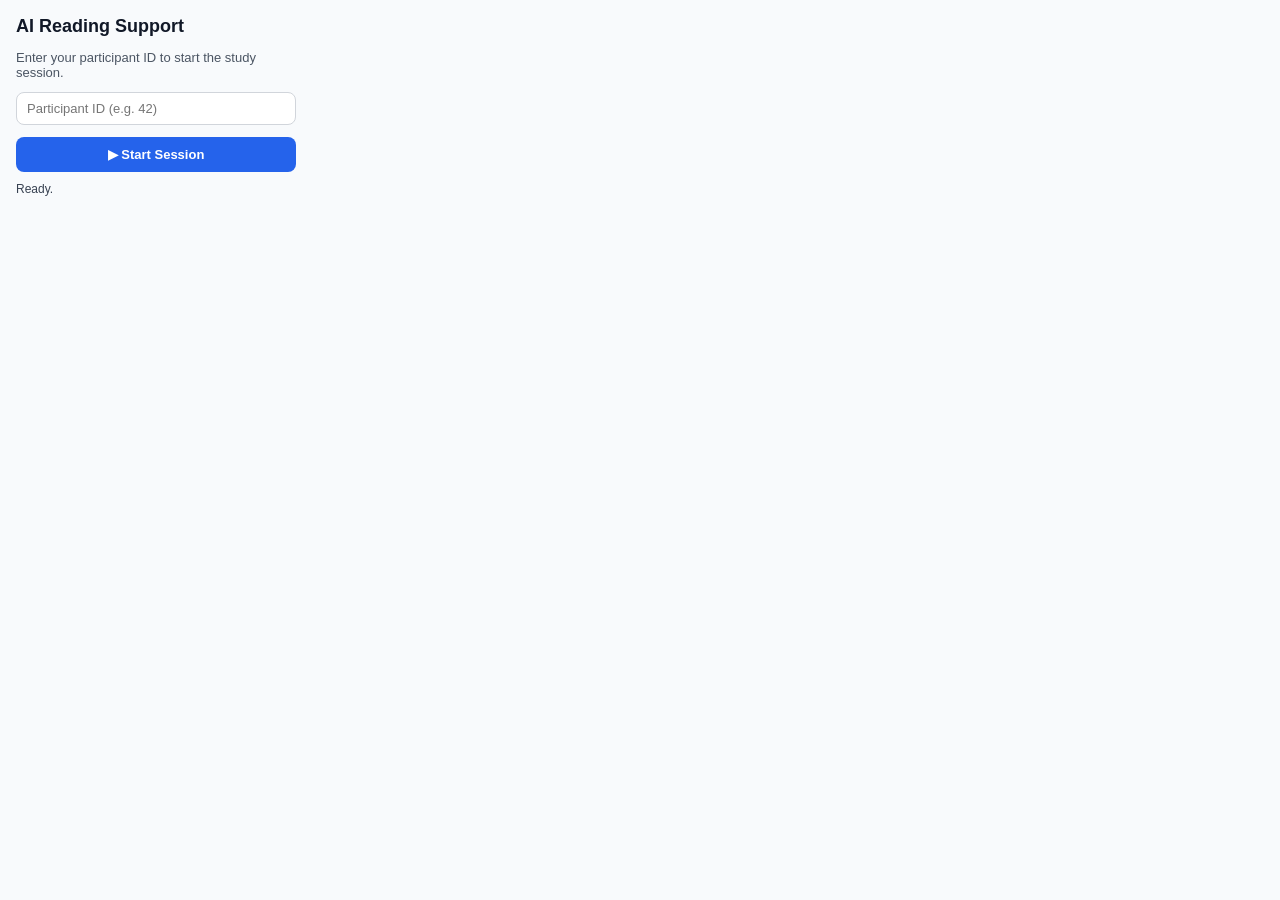
<file: AI_assisted_highlighting_for_learning/extension/popup.html>
<!DOCTYPE html>
<html lang="en">
<head>
  <meta charset="UTF-8">
  <title>AI Reading Support</title>
  <style>
    body {
      font-family: Arial, sans-serif;
      width: 280px;
      padding: 16px;
      margin: 0;
      background: #f8fafc;
      color: #111827;
    }
    h2 { font-size: 18px; margin-top: 0; margin-bottom: 12px; }
    p  { font-size: 13px; color: #4b5563; margin-bottom: 12px; }

    button {
      width: 100%;
      padding: 10px;
      margin-top: 8px;
      border: none;
      border-radius: 8px;
      background: #2563eb;
      color: white;
      font-weight: bold;
      cursor: pointer;
      font-size: 13px;
    }
    button:hover { background: #1d4ed8; }
    button.secondary {
      background: #6b7280;
    }
    button.secondary:hover { background: #4b5563; }
    button.danger {
      background: #dc2626;
    }
    button.danger:hover { background: #b91c1c; }

    input {
      width: 100%;
      padding: 8px 10px;
      border: 1px solid #d1d5db;
      border-radius: 8px;
      font-size: 13px;
      box-sizing: border-box;
      margin-bottom: 4px;
    }

    #status {
      margin-top: 10px;
      font-size: 12px;
      color: #374151;
      min-height: 16px;
    }

    #activeSession {
      background: #eff6ff;
      border: 1px solid #bfdbfe;
      border-radius: 8px;
      padding: 10px 12px;
      margin-bottom: 8px;
      font-size: 13px;
    }
    #activeSession strong { color: #1d4ed8; }
    #activeSession .step-label {
      display: inline-block;
      margin-top: 4px;
      background: #2563eb;
      color: white;
      border-radius: 6px;
      padding: 2px 8px;
      font-size: 12px;
      font-weight: bold;
    }

    .hidden { display: none !important; }

    hr { border: none; border-top: 1px solid #e5e7eb; margin: 10px 0; }
  </style>
</head>
<body>
  <h2>AI Reading Support</h2>

 
  <div id="setupSection">
    <p>Enter your participant ID to start the study session.</p>
    <input id="participantId" type="text" placeholder="Participant ID (e.g. 42)" />
    <button id="startStudy">▶ Start Session</button>
  </div>

  
  <div id="activeSection" class="hidden">
    <div id="activeSession">
      <div id="participantLabel"></div>
      <div id="stepLabel" class="step-label"></div>
    </div>
    <button id="btnResumeMode">▶ Start Current Mode</button>
  </div>

  <div id="status">Ready.</div>

  <script src="popup.js"></script>
</body>
</html>
</file>
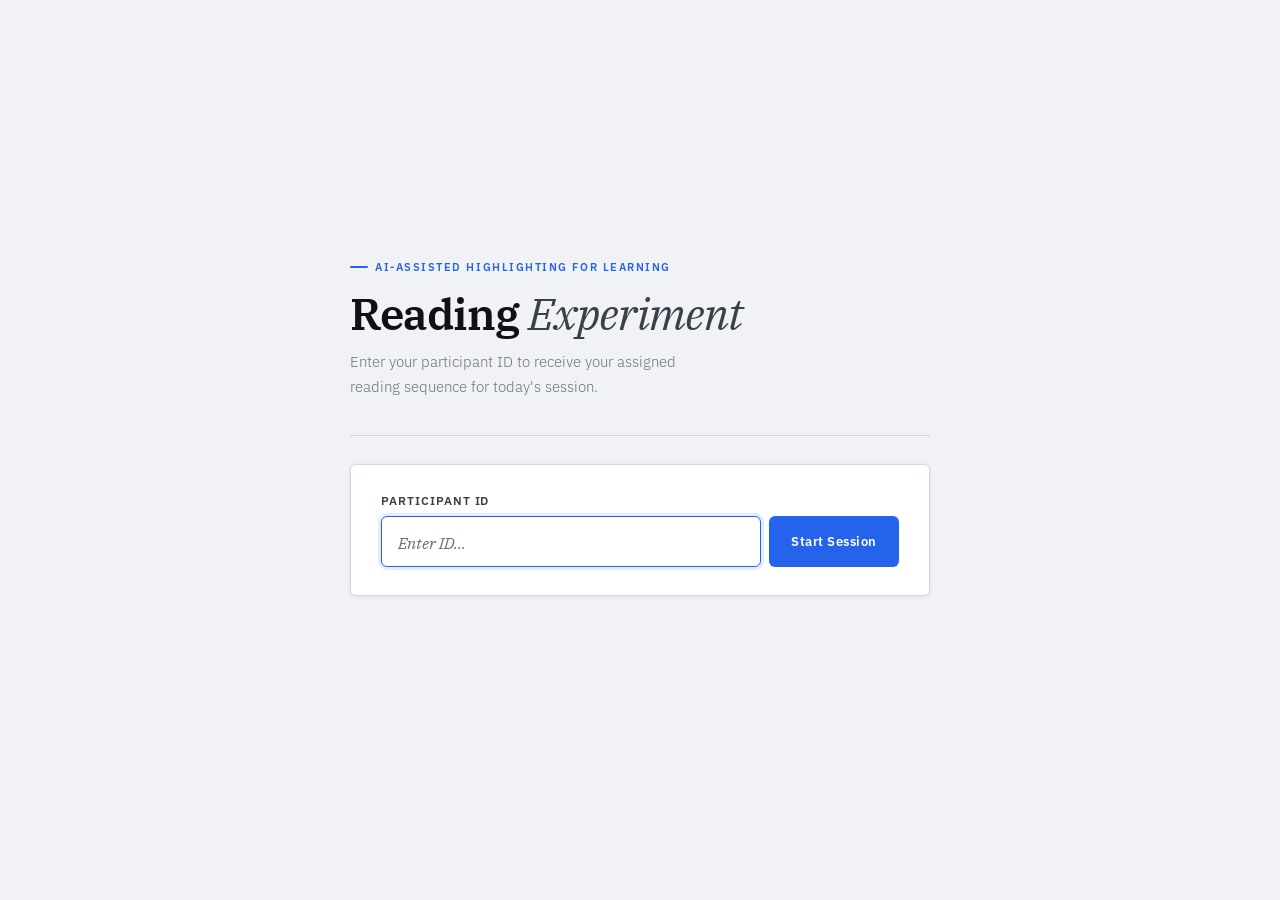
<file: AI_assisted_highlighting_for_learning/templates/experiment.html>
<!DOCTYPE html>
<html lang="en">
<head>
  <meta charset="UTF-8">
  <meta name="viewport" content="width=device-width, initial-scale=1.0">
  <title>Reading Experiment</title>
  <link href="https://fonts.googleapis.com/css2?family=IBM+Plex+Sans:wght@300;400;500;600&family=IBM+Plex+Serif:ital,wght@0,400;0,600;1,400&display=swap" rel="stylesheet">

  <style>
    *, *::before, *::after { box-sizing: border-box; margin: 0; padding: 0; }

    :root {
      --bg:          #f0f2f5;
      --surface:     #ffffff;
      --surface-2:   #f7f8fa;
      --border:      #d4d8de;
      --border-dark: #b0b6bf;
      --ink:         #0f1117;
      --ink-2:       #3a3f4a;
      --ink-3:       #6b7280;
      --blue:        #2563eb;
      --blue-pale:   #dbeafe;
      --green:       #16a34a;
      --green-pale:  #dcfce7;
      --radius:      6px;
      --shadow-sm:   0 1px 4px rgba(0,0,0,0.08);
      --shadow-md:   0 4px 20px rgba(0,0,0,0.10);
    }

    html { font-size: 16px; }

    body {
      background: var(--bg);
      color: var(--ink);
      font-family: 'IBM Plex Sans', sans-serif;
      min-height: 100vh;
      display: flex;
      align-items: center;
      justify-content: center;
      padding: 48px 20px 80px;
    }

    
    .page {
      width: 100%;
      max-width: 580px;
      opacity: 0;
      animation: appear 0.5s ease forwards;
    }

    
    .header {
      margin-bottom: 36px;
    }

    .header .label {
      display: inline-flex;
      align-items: center;
      gap: 7px;
      font-size: 11px;
      font-weight: 600;
      letter-spacing: 0.14em;
      text-transform: uppercase;
      color: var(--blue);
      margin-bottom: 16px;
    }

    .header .label::before {
      content: '';
      display: block;
      width: 18px;
      height: 2px;
      background: var(--blue);
      border-radius: 2px;
    }

    .header h1 {
      font-family: 'IBM Plex Serif', serif;
      font-size: clamp(30px, 6vw, 44px);
      font-weight: 600;
      line-height: 1.1;
      color: var(--ink);
      margin-bottom: 12px;
      letter-spacing: -0.02em;
    }

    .header h1 span {
      font-style: italic;
      font-weight: 400;
      color: var(--ink-2);
    }

    .header p {
      font-size: 15px;
      font-weight: 300;
      color: var(--ink-3);
      line-height: 1.65;
    }

    
    .divider {
      height: 1px;
      background: var(--border);
      margin: 28px 0;
    }

    
    .input-card {
      background: var(--surface);
      border: 1px solid var(--border);
      border-radius: var(--radius);
      padding: 28px 30px;
      margin-bottom: 20px;
      box-shadow: var(--shadow-sm);
    }

    .questionnaire-card {
      background: var(--surface);
      border: 1px solid var(--border);
      border-radius: var(--radius);
      padding: 22px 26px;
      margin-bottom: 20px;
      box-shadow: var(--shadow-sm);
    }

    .questionnaire-card h2 {
      font-family: 'IBM Plex Serif', serif;
      font-size: 20px;
      font-weight: 600;
      margin-bottom: 8px;
      color: var(--ink);
    }

    .questionnaire-card p {
      font-size: 14px;
      color: var(--ink-3);
      line-height: 1.6;
      margin-bottom: 14px;
    }

    .btn-form {
      display: inline-block;
      background: var(--green);
      color: #fff;
      border: none;
      border-radius: var(--radius);
      padding: 10px 18px;
      font-size: 13px;
      font-weight: 600;
      letter-spacing: 0.04em;
      text-decoration: none;
      cursor: pointer;
      transition: background 0.18s, transform 0.15s;
    }

    .btn-form:hover {
      background: #15803d;
      transform: translateY(-1px);
    }

    .form-note {
      margin-top: 10px;
      font-size: 12px;
      color: var(--ink-3);
    }

    .field-label {
      display: block;
      font-size: 12px;
      font-weight: 600;
      letter-spacing: 0.08em;
      text-transform: uppercase;
      color: var(--ink-2);
      margin-bottom: 8px;
    }

    .input-row {
      display: flex;
      gap: 8px;
    }

    .input-row input {
      flex: 1;
      background: var(--surface-2);
      border: 1.5px solid var(--border);
      border-radius: var(--radius);
      color: var(--ink);
      font-family: 'IBM Plex Serif', serif;
      font-size: 20px;
      font-weight: 400;
      padding: 11px 16px;
      outline: none;
      transition: border-color 0.2s, box-shadow 0.2s;
    }

    .input-row input::placeholder {
      color: var(--ink-3);
      font-style: italic;
      font-size: 16px;
    }

    .input-row input:focus {
      border-color: var(--blue);
      box-shadow: 0 0 0 3px rgba(37,99,235,0.12);
      background: #fff;
    }

    .input-row input:disabled { opacity: 0.55; cursor: not-allowed; }

    .btn-start {
      background: var(--blue);
      border: none;
      border-radius: var(--radius);
      color: #fff;
      font-family: 'IBM Plex Sans', sans-serif;
      font-size: 13px;
      font-weight: 600;
      letter-spacing: 0.04em;
      padding: 11px 22px;
      cursor: pointer;
      transition: background 0.18s, transform 0.15s;
      white-space: nowrap;
    }

    .btn-start:hover  { background: #1d4ed8; transform: translateY(-1px); }
    .btn-start:active { transform: translateY(0); }
    .btn-start:disabled { opacity: 0.45; cursor: not-allowed; transform: none; }

    /* ── Session badge ─────────────────────────────────── */
    .session-badge {
      display: none;
      align-items: center;
      gap: 8px;
      margin-top: 16px;
      padding-top: 16px;
      border-top: 1px solid var(--border);
    }

    .status-dot {
      width: 7px; height: 7px;
      border-radius: 50%;
      background: var(--green);
      flex-shrink: 0;
    }

    .session-badge .text {
      font-size: 13px;
      color: var(--ink-3);
    }

    .session-badge .pid {
      font-family: 'IBM Plex Serif', serif;
      font-size: 15px;
      font-weight: 600;
      color: var(--ink);
    }

    .btn-reset {
      margin-left: auto;
      background: none;
      border: 1px solid var(--border);
      border-radius: 4px;
      color: var(--ink-3);
      font-size: 12px;
      font-family: 'IBM Plex Sans', sans-serif;
      padding: 4px 11px;
      cursor: pointer;
      transition: color 0.18s, border-color 0.18s;
    }
    .btn-reset:hover { color: #dc2626; border-color: #dc2626; }

    /* ── Progress ──────────────────────────────────────── */
    .progress-wrap {
      display: none;
      margin-bottom: 20px;
    }

    .progress-meta {
      display: flex;
      justify-content: space-between;
      align-items: baseline;
      margin-bottom: 7px;
    }

    .progress-meta .label {
      font-size: 12px;
      font-weight: 600;
      letter-spacing: 0.06em;
      text-transform: uppercase;
      color: var(--ink-2);
    }

    .progress-meta .count {
      font-size: 12px;
      color: var(--ink-3);
    }

    .progress-track {
      height: 3px;
      background: var(--border);
      border-radius: 99px;
    }

    .progress-fill {
      height: 100%;
      background: linear-gradient(90deg, var(--blue) 0%, var(--green) 100%);
      border-radius: 99px;
      transition: width 0.7s cubic-bezier(0.4,0,0.2,1);
      width: 0%;
    }

    
    #articles { display: flex; flex-direction: column; }

    .article-card {
      display: grid;
      grid-template-columns: 52px 1fr auto;
      align-items: center;
      gap: 18px;
      padding: 20px 24px;
      background: var(--surface);
      border: 1.5px solid var(--border);
      border-radius: var(--radius);
      margin-bottom: 8px;
      box-shadow: var(--shadow-sm);
      transition: box-shadow 0.22s, transform 0.18s, border-color 0.25s;
      opacity: 0;
      animation: slideIn 0.5s ease forwards;
    }

    .article-card:nth-child(1) { animation-delay: 0.05s; }
    .article-card:nth-child(2) { animation-delay: 0.12s; }
    .article-card:nth-child(3) { animation-delay: 0.19s; }

    .article-card.unlocked:hover {
      box-shadow: var(--shadow-md);
      transform: translateY(-2px);
      border-color: var(--border-dark);
    }

    .article-card.locked {
      opacity: 0.45;
      background: var(--surface-2);
      box-shadow: none;
    }

    .article-card.done {
      border-color: #bbf7d0;
      background: linear-gradient(135deg, #fff 60%, #f0fdf4 100%);
    }

    
    .num-circle {
      width: 44px;
      height: 44px;
      border-radius: 50%;
      display: flex;
      align-items: center;
      justify-content: center;
      font-family: 'IBM Plex Serif', serif;
      font-size: 18px;
      font-weight: 600;
      flex-shrink: 0;
      transition: all 0.35s ease;
    }

    .num-circle.pending {
      border: 1.5px solid var(--border-dark);
      color: var(--ink-3);
      background: var(--surface-2);
    }

    .num-circle.active {
      border: 2px solid var(--blue);
      color: var(--blue);
      background: var(--blue-pale);
    }

    .num-circle.done {
      border: 2px solid var(--green);
      color: var(--green);
      background: var(--green-pale);
      font-size: 16px;
    }

    .num-circle.locked-c {
      border: 1.5px dashed var(--border);
      color: var(--ink-3);
      background: transparent;
      font-size: 16px;
    }

    
    .connector {
      width: 1.5px;
      height: 8px;
      margin-left: 47px;
      background: var(--border);
      transition: background 0.4s;
    }
    .connector.done { background: #86efac; }

    
    .card-meta {
      font-size: 11px;
      font-weight: 600;
      letter-spacing: 0.1em;
      text-transform: uppercase;
      color: var(--ink-3);
      margin-bottom: 4px;
    }

    .card-title {
      font-family: 'IBM Plex Serif', serif;
      font-size: 16px;
      font-weight: 400;
      color: var(--ink);
      line-height: 1.4;
      margin-bottom: 5px;
      display: -webkit-box;
      -webkit-line-clamp: 2;
      -webkit-box-orient: vertical;
      overflow: hidden;
    }

    .card-locked .card-title { color: var(--ink-3); }

    .card-status {
      font-size: 12.5px;
      color: var(--ink-3);
      font-weight: 400;
    }
    .card-status.active { color: var(--blue);  font-weight: 500; }
    .card-status.done   { color: var(--green); font-weight: 500; }

    /* ── Action button ─────────────────────────────────── */
    .btn-action {
      font-family: 'IBM Plex Sans', sans-serif;
      font-size: 12px;
      font-weight: 600;
      letter-spacing: 0.05em;
      padding: 9px 16px;
      border-radius: var(--radius);
      border: none;
      cursor: pointer;
      white-space: nowrap;
      text-decoration: none;
      display: inline-block;
      flex-shrink: 0;
      transition: background 0.18s, transform 0.15s;
    }

    .btn-action.open {
      background: var(--blue);
      color: #fff;
    }
    .btn-action.open:hover { background: #1d4ed8; transform: translateY(-1px); }

    .btn-action.completed {
      background: var(--green-pale);
      color: var(--green);
      border: 1px solid #86efac;
      pointer-events: none;
      cursor: default;
    }

    .btn-action.locked-btn {
      background: var(--surface-2);
      color: var(--ink-3);
      border: 1px solid var(--border);
      pointer-events: none;
      cursor: default;
    }

    #finish-banner {
      display: none;
      margin-top: 20px;
      background: var(--surface);
      border: 1.5px solid #bbf7d0;
      border-radius: var(--radius);
      padding: 32px 30px;
      text-align: center;
      box-shadow: var(--shadow-sm);
      animation: appear 0.5s ease forwards;
    }

    #finish-banner .icon {
      font-size: 32px;
      margin-bottom: 12px;
    }

    #finish-banner h3 {
      font-family: 'IBM Plex Serif', serif;
      font-size: 22px;
      font-weight: 600;
      color: var(--green);
      margin-bottom: 8px;
    }

    #finish-banner p {
      font-size: 14px;
      color: var(--ink-3);
      line-height: 1.6;
    }

    
    @keyframes appear {
      from { opacity: 0; transform: translateY(10px); }
      to   { opacity: 1; transform: translateY(0); }
    }

    @keyframes slideIn {
      from { opacity: 0; transform: translateY(8px); }
      to   { opacity: 1; transform: translateY(0); }
    }
  </style>
</head>
<body>

<div class="page">

  <!-- Header -->
  <div class="header">
    <div class="label">AI-Assisted highlighting for learning</div>
    <h1>Reading <span>Experiment</span></h1>
    <p>Enter your participant ID to receive your assigned<br>reading sequence for today's session.</p>
  </div>
  <div class="divider"></div>
  <div class="input-card">
    <label class="field-label" for="participantId">Participant ID</label>
    <div class="input-row">
      <input
        type="text"
        id="participantId"
        placeholder="Enter ID…"
        autocomplete="off"
        autofocus
      />
      <button class="btn-start" id="btn-start" onclick="loadArticles()">
        Start Session
      </button>
    </div>


    <div class="session-badge" id="session-badge">
      <div class="status-dot"></div>
      <span class="text">Session active —</span>
      <span class="pid" id="badge-pid">—</span>
      <button class="btn-reset" onclick="resetSession()">Reset</button>
    </div>
  </div>
    <!-- Demographic Questionnaire -->
  <div class="questionnaire-card" id="demographic-card" style="display: none;">
    <h2>Initial Questionnaire</h2>

    <p>
      Before starting the reading experiment, please complete the short initial questionnaire.
      Use the same Participant ID in the form and in the experiment application.
    </p>

    <a
      id="demographic-link"
      class="btn-form"
      href="https://docs.google.com/forms/d/e/1FAIpQLSfFRZdigbY9pqrwUImKr940PWPsP-1jMExUGTfO5uh7b3korA/viewform?usp=publish-editor"
      target="_blank"
      rel="noopener noreferrer"
    >
      Complete Initial Questionnaire →
    </a>

    <div class="form-note">
      After submitting the questionnaire, return to this page and start the experiment.
    </div>
  </div>
  <div class="progress-wrap" id="progress-wrap">
    <div class="progress-meta">
      <span class="label" id="progress-label">Progress</span>
      <span class="count" id="progress-count">0 of 3 completed</span>
    </div>
    <div class="progress-track">
      <div class="progress-fill" id="progress-fill"></div>
    </div>
  </div>


  <div id="articles"></div>

 
  <!-- Finish -->
<div id="finish-banner">
  <div class="icon">✓</div>
  <h3>Session Complete</h3>
  <p>
    You have read all three articles and completed all comprehension and feedback quizzes.<br>
    Thank you for participating in this experiment.
  </p>

  <div style="margin-top:18px;">
    <a
      class="btn-form"
      href="https://docs.google.com/forms/d/e/1FAIpQLSdhq4PnA1v34UUs9pePHu2LOxBqyG1LAiB9tv0gmTbj5muiPA/viewform?usp=publish-editor"
      target="_blank"
      rel="noopener noreferrer"
    >
      Complete Final Feedback Questionnaire →
    </a>
  </div>

  <div class="form-note">
    Please use the same Participant ID that you used in the experiment.
  </div>
</div>

</div>

<script>
let SESSION = null;

const MODE_ORDERS = [
  ["static",      "interactive", "chatbot"],
  ["static",      "chatbot",     "interactive"],
  ["interactive", "static",      "chatbot"],
  ["interactive", "chatbot",     "static"],
  ["chatbot",     "static",      "interactive"],
  ["chatbot",     "interactive", "static"],
];

function getParticipantOrder(participantId) {
  const digits = String(participantId).replace(/\D/g, "");
  const numericId = parseInt(digits || "1", 10);

  const safeNumericId =
    Number.isFinite(numericId) && numericId > 0
      ? numericId
      : 1;

  const orderIndex = (safeNumericId - 1) % MODE_ORDERS.length;

  return MODE_ORDERS[orderIndex];
}

function getReadableMode(mode) {
  if (mode === "static") return "Manual Highlighting";
  if (mode === "interactive") return "AI Highlighting and Main Ideas Support";
  if (mode === "chatbot") return "AI Chatbot Support";
  return mode;
}

function getModeForTask(taskIndexZeroBased) {
  const order = getParticipantOrder(SESSION.participantId);
  return order[taskIndexZeroBased];
}

window.addEventListener("message", (event) => {
    if (event.source !== window) return;

    const data = event.data || {};

    if (data.type !== "AI_READING_EXTENSION_PROGRESS") {
      return;
    }

    if (!SESSION) {
      return;
    }

    if (
      String(data.participantId || "") !==
      String(SESSION.participantId || "")
    ) {
      return;
    }

    const beforeState = JSON.stringify({
      opened: SESSION.opened,
      quizDone: SESSION.quizDone,
      susDone: SESSION.susDone
    });

    const completedCount = Number(data.completedCount || 0);

    if (
      !Number.isFinite(completedCount) ||
      completedCount < 0 ||
      completedCount > 3
    ) {
      return;
    }

    for (let i = 0; i < SESSION.opened.length; i++) {
      if (i < completedCount) {
        SESSION.opened[i] = true;
        SESSION.quizDone[i] = true;
        SESSION.susDone[i] = true;
      }
    }

    const pendingTaskNumber = Number(
      data.quizCompletedTaskIndex ||
      (
        data.susNasaPending
          ? data.articleIndex
          : 0
      )
    );

    if (
      Number.isFinite(pendingTaskNumber) &&
      pendingTaskNumber >= 1 &&
      pendingTaskNumber <= SESSION.quizDone.length
    ) {
      const quizIndex = pendingTaskNumber - 1;

      SESSION.quizDone[quizIndex] = true;

      if (SESSION.susDone[quizIndex] !== true) {
        SESSION.opened[quizIndex] = false;
      }
    }

    const afterState = JSON.stringify({
      opened: SESSION.opened,
      quizDone: SESSION.quizDone,
      susDone: SESSION.susDone
    });

    if (beforeState === afterState) {
      return;
    }

    saveSession();
    renderSession();

    console.log("[MAIN PAGE] Extension progress received:", data, SESSION);
});

function requestExtensionProgress() {
    if (!SESSION) return;

    const message = {
      type: "AI_READING_REQUEST_EXTENSION_PROGRESS",
      participantId: SESSION.participantId
    };

    window.postMessage(message, "*");

    setTimeout(() => {
      if (SESSION) window.postMessage(message, "*");
    }, 300);

    setTimeout(() => {
      if (SESSION) window.postMessage(message, "*");
    }, 800);

    setTimeout(() => {
      if (SESSION) window.postMessage(message, "*");
    }, 1500);
}

window.addEventListener("DOMContentLoaded", () => {
  let saved = null;

  try {
    saved = localStorage.getItem("experiment_session");
  } catch (e) {
    localStorage.removeItem("experiment_session");
  }

  if (saved) {
    try {
      SESSION = JSON.parse(saved);
      if (!Array.isArray(SESSION.quizDone)) {
          SESSION.quizDone = [false, false, false];
        }

        if (!Array.isArray(SESSION.susDone)) {
          SESSION.susDone = [false, false, false];
        }
      if (
        !SESSION ||
        !SESSION.participantId ||
        !Array.isArray(SESSION.articles) ||
        !Array.isArray(SESSION.opened)
      ) {
        throw new Error("Invalid saved session");
      }

      renderSession();

      setTimeout(() => {
        requestExtensionProgress();
      }, 300);

    } catch (e) {
      localStorage.removeItem("experiment_session");
      SESSION = null;
    }
  }

  document.getElementById("participantId")
    .addEventListener("keydown", (e) => {
      if (e.key === "Enter") loadArticles();
    });
});

window.addEventListener("focus", () => {
  requestExtensionProgress();
});

document.addEventListener("visibilitychange", () => {
  if (!document.hidden) {
    requestExtensionProgress();
  }
});

function isValidParticipantId(participantId) {
  return /^[A-Za-z0-9_-]{1,20}$/.test(participantId);
}

async function loadArticles() {
  const input = document.getElementById("participantId");
  const pid   = input.value.trim();

  if (!pid) {
    alert("Please enter a participant ID.");
    input.focus();
    return;
  }

  if (!isValidParticipantId(pid)) {
    alert("Invalid participant ID. Use only letters, numbers, _ or - . Maximum 20 characters.");
    input.focus();
    input.select();
    return;
  }

  window.postMessage({
    type: "AI_READING_RESET_EXTENSION_SESSION"
  }, "*");

  localStorage.removeItem("experiment_session");

  await new Promise(resolve => setTimeout(resolve, 150));

  const btn        = document.getElementById("btn-start");
  btn.disabled     = true;
  btn.textContent  = "Loading…";

  try {
    const res  = await fetch(`/api/participant/${encodeURIComponent(pid)}`);
    if (!res.ok) throw new Error();
    const data = await res.json();

    SESSION = {
      participantId: pid,
      articles: data.articles,

      // true doar după SUS/NASA
      opened: [false, false, false],

      // true după quiz
      quizDone: [false, false, false],

      // true după SUS/NASA
      susDone: [false, false, false],

      demographicOpened: false
    };
    saveSession();
    renderSession();
  } catch {
    alert("Could not load articles. Please verify your ID and try again.");
    btn.disabled    = false;
    btn.textContent = "Start Session";
  }
}

function saveSession()  { localStorage.setItem("experiment_session", JSON.stringify(SESSION)); }

function resetSession() {
  if (!confirm("Reset session? Your progress will be cleared.")) return;

  window.postMessage({
    type: "AI_READING_RESET_EXTENSION_SESSION"
  }, "*");

  localStorage.removeItem("experiment_session");
  SESSION = null;

  setTimeout(() => {
    location.reload();
  }, 200);
}

function renderSession() {
  if (!SESSION) return;

  const demographicCard = document.getElementById("demographic-card");

  if (demographicCard) {
    demographicCard.style.display = SESSION.demographicOpened ? "none" : "block";
  }
  
  const input    = document.getElementById("participantId");
  input.value    = SESSION.participantId;
  input.disabled = true;

  document.getElementById("btn-start").style.display      = "none";
  document.getElementById("badge-pid").textContent         = SESSION.participantId;
  document.getElementById("session-badge").style.display  = "flex";
  document.getElementById("progress-wrap").style.display  = "block";

  updateProgress();
  renderCards();
}

function updateProgress() {
  const done = SESSION.opened.filter(Boolean).length;
  document.getElementById("progress-count").textContent =
    `${done} of 3 completed`;
  document.getElementById("progress-label").textContent =
    done === 3 ? "All done" : `Article ${done + 1} of 3`;
  document.getElementById("progress-fill").style.width =
    `${(done / 3) * 100}%`;
  if (done === 3)
    document.getElementById("finish-banner").style.display = "block";
}

function renderCards() {
  const container = document.getElementById("articles");
  container.innerHTML = "";

  SESSION.articles.forEach((article, i) => {
    const demographicReady = SESSION.demographicOpened === true;
   const prevDone = i === 0 || SESSION.opened[i - 1];

const quizDone = SESSION.quizDone?.[i] === true;
const susDone  = SESSION.susDone?.[i] === true;

const isDone = SESSION.opened[i] === true && susDone;

const needsSus = quizDone && !susDone;

const canOpen =
  prevDone &&
  !quizDone &&
  (i !== 0 || demographicReady);

const isActive = !isDone && canOpen;
const isLocked = !isDone && !canOpen && !needsSus;

    if (i > 0) {
      const line = document.createElement("div");
      line.className = "connector" + (SESSION.opened[i - 1] ? " done" : "");
      container.appendChild(line);
    }

    const card = document.createElement("div");
    card.className = "article-card " + (isDone ? "done" : isActive ? "unlocked" : "locked");

    const circle = document.createElement("div");
    circle.className = "num-circle " +
      (isDone ? "done" : isActive ? "active" : "locked-c");
    circle.textContent = isDone ? "✓" : isLocked ? "🔒" : String(i + 1);

    const textBlock = document.createElement("div");
    if (isLocked) textBlock.className = "card-locked";

    const meta = document.createElement("div");
    meta.className   = "card-meta";
    meta.textContent = `Article ${i + 1}`;

    const title = document.createElement("div");
    title.className   = "card-title";
    title.textContent = article.title || `Article ${i + 1}`;

    const status = document.createElement("div");
    status.className = "card-status" +
      (isDone ? " done" : isActive ? " active" : "");
    
    if (isDone) {
      status.textContent = "Completed";
    } else if (needsSus) {
      status.textContent = "Quiz completed — complete the short feedback form";
    } else if (i === 0 && !demographicReady) {
      status.textContent = "Locked — complete the demographic questionnaire first";
    } else if (isActive) {
      status.textContent = "Ready — click Open to start reading";
    } else {
      status.textContent = "Locked — complete the previous article first";
    }
    textBlock.appendChild(meta);
    textBlock.appendChild(title);
    textBlock.appendChild(status);

    const btn = document.createElement(needsSus ? "button" : "a");

btn.className = "btn-action " +
  (isDone ? "completed" : isLocked ? "locked-btn" : "open");

if (isDone) {
  btn.textContent = "Done ✓";
} else if (needsSus) {
  btn.textContent = "Complete Feedback →";
} else if (isLocked) {
  btn.textContent = "Locked";
} else {
  btn.textContent = "Open →";
}

if (needsSus) {
  btn.type = "button";
  btn.addEventListener("click", () => {
    openSusNasaModal(i);
  });
}

if (isActive && article.url) {
  const articleUrl = new URL(article.url);

  articleUrl.searchParams.set("participantId", SESSION.participantId);
  articleUrl.searchParams.set("articleId", String(article.id || i + 1));
  articleUrl.searchParams.set("articleIndex", String(i + 1));

  btn.href   = articleUrl.toString();
  btn.target = "_blank";
  btn.rel    = "noopener noreferrer";

  btn.addEventListener("click", () => {
    setTimeout(() => {
      requestExtensionProgress();
    }, 500);
  });
}

    card.appendChild(circle);
    card.appendChild(textBlock);
    card.appendChild(btn);
    container.appendChild(card);
  });
}

const demographicLink = document.getElementById("demographic-link");

if (demographicLink) {
  demographicLink.addEventListener("click", () => {
    if (!SESSION) return;

    SESSION.demographicOpened = true;
    saveSession();
    renderSession();
  });
}

function getModeIcon(mode) {
  if (mode === "static") return "✏️";
  if (mode === "interactive") return "✨";
  if (mode === "chatbot") return "🤖";
  return "💬";
}

function getFriendlyModeLabel(mode) {
  if (mode === "static") return "Manual Highlighting";
  if (mode === "interactive") return "Main Ideas Support";
  if (mode === "chatbot") return "AI Chat Support";
  return "Reading Support";
}

  function openSusNasaModal(taskIndex) {
    document.getElementById("sus-nasa-modal")?.remove();

    const article = SESSION.articles[taskIndex];
    const mode = getModeForTask(taskIndex);

    const modeLabel = getReadableMode(mode);
    const friendlyModeLabel = getFriendlyModeLabel(mode);
    const modeIcon = getModeIcon(mode);

    const susQuestions = [
      {
        name: "sus_frequent_use",
        text: "1. I think that I would like to use this reading support mode frequently."
      },
      {
        name: "sus_unnecessarily_complex",
        text: "2. I found this reading support mode unnecessarily complex."
      },
      {
        name: "sus_easy_to_use",
        text: "3. I thought this reading support mode was easy to use."
      },
      {
        name: "sus_need_technical_support",
        text: "4. I think that I would need the support of a technical person to be able to use this reading support mode."
      },
      {
        name: "sus_well_integrated",
        text: "5. I found the various functions of this reading support mode well integrated."
      },
      {
        name: "sus_inconsistent",
        text: "6. I thought there was too much inconsistency in this reading support mode."
      },
      {
        name: "sus_quick_to_learn",
        text: "7. I imagine that most people would learn to use this reading support mode very quickly."
      },
      {
        name: "sus_cumbersome",
        text: "8. I found this reading support mode very cumbersome to use."
      },
      {
        name: "sus_confident",
        text: "9. I felt very confident using this reading support mode."
      },
      {
        name: "sus_need_to_learn",
        text: "10. I needed to learn a lot of things before I could get going with this reading support mode."
      }
    ];

    const nasaRatingQuestions = [
      {
        name: "nasa_mental_demand",
        title: "Mental Demand",
        text: "How mentally demanding was the task?"
      },
      {
        name: "nasa_physical_demand",
        title: "Physical Demand",
        text: "How physically demanding was the task?"
      },
      {
        name: "nasa_temporal_demand",
        title: "Temporal Demand",
        text: "How hurried or rushed was the pace of the task?"
      },
      {
        name: "nasa_performance",
        title: "Performance",
        text: "How successful were you in accomplishing what you were asked to do?"
      },
      {
        name: "nasa_effort",
        title: "Effort",
        text: "How hard did you have to work to accomplish your level of performance?"
      },
      {
        name: "nasa_frustration",
        title: "Frustration",
        text: "How insecure, discouraged, irritated, stressed, and annoyed were you?"
      }
    ];

    const nasaPairQuestions = [
      ["Mental Demand", "Physical Demand"],
      ["Temporal Demand", "Performance"],
      ["Effort", "Frustration"],
      ["Mental Demand", "Temporal Demand"],
      ["Effort", "Physical Demand"],
      ["Performance", "Frustration"],
      ["Effort", "Mental Demand"],
      ["Temporal Demand", "Frustration"],
      ["Physical Demand", "Performance"],
      ["Mental Demand", "Performance"],
      ["Temporal Demand", "Effort"],
      ["Frustration", "Physical Demand"],
      ["Frustration", "Mental Demand"],
      ["Physical Demand", "Temporal Demand"],
      ["Performance", "Effort"]
    ].map((pair, index) => ({
      name: `nasa_pair_${index + 1}`,
      left: pair[0],
      right: pair[1]
    }));

    const overlay = document.createElement("div");
    overlay.id = "sus-nasa-modal";
    overlay.style.cssText = `
    position: fixed;
    inset: 0;
    background: rgba(15, 23, 42, 0.72);
    z-index: 999999;
    display: flex;
    align-items: center;
    justify-content: center;
    font-family: 'IBM Plex Sans', Arial, sans-serif;
    padding: 24px;
  `;

    overlay.innerHTML = `
    <div style="
      background: #ffffff;
      width: min(920px, 96vw);
      max-height: 92vh;
      overflow-y: auto;
      border-radius: 22px;
      box-shadow: 0 24px 80px rgba(0,0,0,0.38);
      border: 1px solid #e5e7eb;
    ">

      <div style="
        position: sticky;
        top: 0;
        background: linear-gradient(135deg, #eff6ff 0%, #ffffff 65%);
        border-bottom: 1px solid #e5e7eb;
        padding: 28px 34px 22px;
        z-index: 2;
        border-radius: 22px 22px 0 0;
      ">
        <div style="
          display: inline-flex;
          align-items: center;
          gap: 8px;
          background: #dbeafe;
          color: #1d4ed8;
          border-radius: 999px;
          padding: 7px 13px;
          font-size: 13px;
          font-weight: 700;
          margin-bottom: 14px;
        ">
          <span>${modeIcon}</span>
          <span>${friendlyModeLabel}</span>
        </div>

        <h2 style="
          margin: 0 0 8px;
          font-family: 'IBM Plex Serif', serif;
          font-size: 30px;
          line-height: 1.15;
          color: #0f172a;
        ">
          Quick Feedback
        </h2>

        <p style="
          color: #64748b;
          line-height: 1.6;
          font-size: 15px;
          margin: 0;
          max-width: 760px;
        ">
          Please answer these questions about the reading support mode you have just used.
          Your feedback helps us understand usability and perceived workload.
        </p>
      </div>

      <form id="sus-nasa-form" novalidate style="padding: 26px 34px 32px;">

        <div style="
          background: #f8fafc;
          border: 1px solid #e5e7eb;
          border-radius: 16px;
          padding: 16px 18px;
          margin-bottom: 22px;
          color: #475569;
          font-size: 14px;
          line-height: 1.55;
        ">
          <strong>SUS scale:</strong> choose a number from 1 to 5 for each statement.
        </div>

        <h3 style="
          margin: 0 0 14px;
          color: #111827;
          font-size: 18px;
        ">
          System Usability Scale
        </h3>

        ${susQuestions.map(q =>
      renderLikertQuestion(
        q.name,
        q.text,
        "Strongly disagree",
        "Strongly agree"
      )
    ).join("")}

        <div style="
          background: #f8fafc;
          border: 1px solid #e5e7eb;
          border-radius: 16px;
          padding: 16px 18px;
          margin: 30px 0 22px;
          color: #475569;
          font-size: 14px;
          line-height: 1.55;
        ">
          <strong>Task workload scale:</strong> choose a number from 1 to 20 for each workload dimension.
        </div>

        <h3 style="
          margin: 0 0 14px;
          color: #111827;
          font-size: 18px;
        ">
          Task Workload Ratings
        </h3>

        ${nasaRatingQuestions.map(q =>
      renderNasaRatingQuestion(q.name, q.title, q.text)
    ).join("")}

        <div style="
          background: #f8fafc;
          border: 1px solid #e5e7eb;
          border-radius: 16px;
          padding: 16px 18px;
          margin: 30px 0 22px;
          color: #475569;
          font-size: 14px;
          line-height: 1.55;
        ">
          <strong>Workload factor comparison:</strong>
          for each pair, select the factor that contributed more to your workload during this task.
        </div>

        <h3 style="
          margin: 0 0 14px;
          color: #111827;
          font-size: 18px;
        ">
          Workload Factor Comparison
        </h3>

        ${nasaPairQuestions.map((q, index) =>
      renderNasaPairQuestion(q.name, index + 1, q.left, q.right)
    ).join("")}

        <div style="
          display: flex;
          justify-content: flex-end;
          gap: 12px;
          margin-top: 28px;
        ">
          <button
            type="submit"
            style="
              padding: 13px 26px;
              background: #2563eb;
              color: white;
              border: none;
              border-radius: 12px;
              font-weight: 800;
              font-size: 15px;
              cursor: pointer;
              box-shadow: 0 8px 18px rgba(37,99,235,0.24);
            "
          >
            Submit Feedback →
          </button>
        </div>
      </form>
    </div>
  `;

    document.body.appendChild(overlay);

    document.getElementById("sus-nasa-form").addEventListener("submit", async (e) => {
      e.preventDefault();

      const form = e.currentTarget;
      const formData = new FormData(form);

      const requiredNames = [
        ...susQuestions.map(q => q.name),
        ...nasaRatingQuestions.map(q => q.name),
        ...nasaPairQuestions.map(q => q.name)
      ];

      const responses = {};

      for (const name of requiredNames) {
        const value = formData.get(name);

        if (!value) {
          alert("Please answer all feedback questions before continuing.");
          return;
        }

        if (name.startsWith("nasa_pair_")) {
          responses[name] = String(value);
        } else {
          responses[name] = Number(value);
        }
      }

      const payload = {
        participantId: SESSION.participantId,
        taskNumber: taskIndex + 1,
        articleId: String(article.id || taskIndex + 1),
        articleIndex: taskIndex + 1,
        mode,
        modeLabel,
        responses,
        comment: "",
        submittedAt: new Date().toISOString()
      };

      try {
        const res = await fetch("/api/save_sus_nasa", {
          method: "POST",
          headers: {
            "Content-Type": "application/json"
          },
          body: JSON.stringify(payload)
        });

        if (!res.ok) {
          throw new Error("Could not save feedback responses.");
        }

        SESSION.susDone[taskIndex] = true;
        SESSION.opened[taskIndex] = true;

        saveSession();

        window.postMessage({
          type: "AI_READING_SUS_NASA_SUBMITTED",
          participantId: SESSION.participantId,
          taskIndex: taskIndex + 1
        }, "*");

        overlay.remove();
        renderSession();

        setTimeout(() => {
          requestExtensionProgress();
        }, 300);

      } catch (err) {
        console.error(err);
        alert("Could not save feedback responses. Please try again.");
      }
    });
  }

function renderLikertQuestion(name, label, leftLabel, rightLabel) {
  return `
    <div style="
      background: #ffffff;
      border: 1px solid #e5e7eb;
      border-radius: 16px;
      padding: 18px 20px;
      margin-bottom: 14px;
      box-shadow: 0 1px 4px rgba(15,23,42,0.04);
    ">
      <div style="
        font-weight: 700;
        font-size: 15.5px;
        line-height: 1.45;
        color: #111827;
        margin-bottom: 16px;
      ">
        ${label}
      </div>

      <div style="
        display: grid;
        grid-template-columns: 120px repeat(5, 1fr) 120px;
        align-items: center;
        gap: 10px;
      ">
        <span style="
          font-size: 12px;
          color: #64748b;
          line-height: 1.3;
        ">
          ${leftLabel}
        </span>

        ${[1,2,3,4,5].map(value => `
          <label style="
            display: flex;
            flex-direction: column;
            align-items: center;
            gap: 7px;
            font-size: 13px;
            font-weight: 700;
            color: #334155;
            cursor: pointer;
            padding: 8px 4px;
            border-radius: 10px;
          ">
            <input
              type="radio"
              name="${name}"
              value="${value}"
              style="
                width: 18px;
                height: 18px;
                cursor: pointer;
              "
            >
            <span>${value}</span>
          </label>
        `).join("")}

        <span style="
          font-size: 12px;
          color: #64748b;
          line-height: 1.3;
          text-align: right;
        ">
          ${rightLabel}
        </span>
      </div>
    </div>
  `;
}


function renderNasaRatingQuestion(name, title, questionText) {
    return `
    <div style="
      background: #ffffff;
      border: 1px solid #e5e7eb;
      border-radius: 16px;
      padding: 18px 20px;
      margin-bottom: 18px;
      box-shadow: 0 1px 4px rgba(15,23,42,0.04);
    ">
      <div style="
        font-weight: 700;
        font-size: 15.5px;
        line-height: 1.45;
        color: #111827;
        margin-bottom: 6px;
      ">
        ${title}
      </div>

      <div style="
        color: #475569;
        font-size: 14px;
        line-height: 1.5;
        margin-bottom: 18px;
      ">
        ${questionText}
      </div>

      <div style="
        margin: 4px 4px 8px;
      ">
        <div style="
          display: grid;
          grid-template-columns: repeat(20, 1fr);
          align-items: end;
          height: 34px;
          border-bottom: 3px solid #111827;
        ">
          ${Array.from({ length: 20 }, (_, i) => `
            <div style="
              height: ${i === 0 || i === 19 || i === 10 ? "30px" : "22px"};
              border-left: 3px solid #111827;
              justify-self: center;
            "></div>
          `).join("")}
        </div>

        <div style="
          display: flex;
          justify-content: space-between;
          margin-top: 6px;
          font-size: 15px;
          font-weight: 600;
          color: #111827;
        ">
          <span>Very Low</span>
          <span>Very High</span>
        </div>
      </div>

      <div style="
        display: grid;
        grid-template-columns: repeat(20, 1fr);
        gap: 4px;
        align-items: center;
        margin-top: 14px;
      ">
        ${Array.from({ length: 20 }, (_, i) => i + 1).map(value => `
          <label style="
            display: flex;
            flex-direction: column;
            align-items: center;
            gap: 5px;
            font-size: 11px;
            font-weight: 700;
            color: #334155;
            cursor: pointer;
            padding: 5px 2px;
            border-radius: 8px;
          ">
            <input
              type="radio"
              name="${name}"
              value="${value}"
              style="
                width: 15px;
                height: 15px;
                cursor: pointer;
              "
            >
            <span>${value}</span>
          </label>
        `).join("")}
      </div>
    </div>
  `;
}

function renderNasaPairQuestion(name, number, leftOption, rightOption) {
  return `
    <div style="
      background: #ffffff;
      border: 1px solid #e5e7eb;
      border-radius: 16px;
      padding: 18px 20px;
      margin-bottom: 14px;
      box-shadow: 0 1px 4px rgba(15,23,42,0.04);
    ">
      <div style="
        font-weight: 700;
        font-size: 15.5px;
        line-height: 1.45;
        color: #111827;
        margin-bottom: 14px;
      ">
        ${number}. Which factor contributed more to your workload?
      </div>

      <div style="
        display: grid;
        grid-template-columns: 1fr 1fr;
        gap: 12px;
      ">
        <label style="
          display: flex;
          align-items: center;
          gap: 10px;
          border: 1px solid #d1d5db;
          border-radius: 12px;
          padding: 13px 14px;
          cursor: pointer;
          font-weight: 700;
          color: #111827;
          background: #f8fafc;
        ">
          <input
            type="radio"
            name="${name}"
            value="${leftOption}"
            style="width: 17px; height: 17px; cursor: pointer;"
          >
          <span>${leftOption}</span>
        </label>

        <label style="
          display: flex;
          align-items: center;
          gap: 10px;
          border: 1px solid #d1d5db;
          border-radius: 12px;
          padding: 13px 14px;
          cursor: pointer;
          font-weight: 700;
          color: #111827;
          background: #f8fafc;
        ">
          <input
            type="radio"
            name="${name}"
            value="${rightOption}"
            style="width: 17px; height: 17px; cursor: pointer;"
          >
          <span>${rightOption}</span>
        </label>
      </div>
    </div>
  `;
  }

</script>

</body>
</html>
</file>
